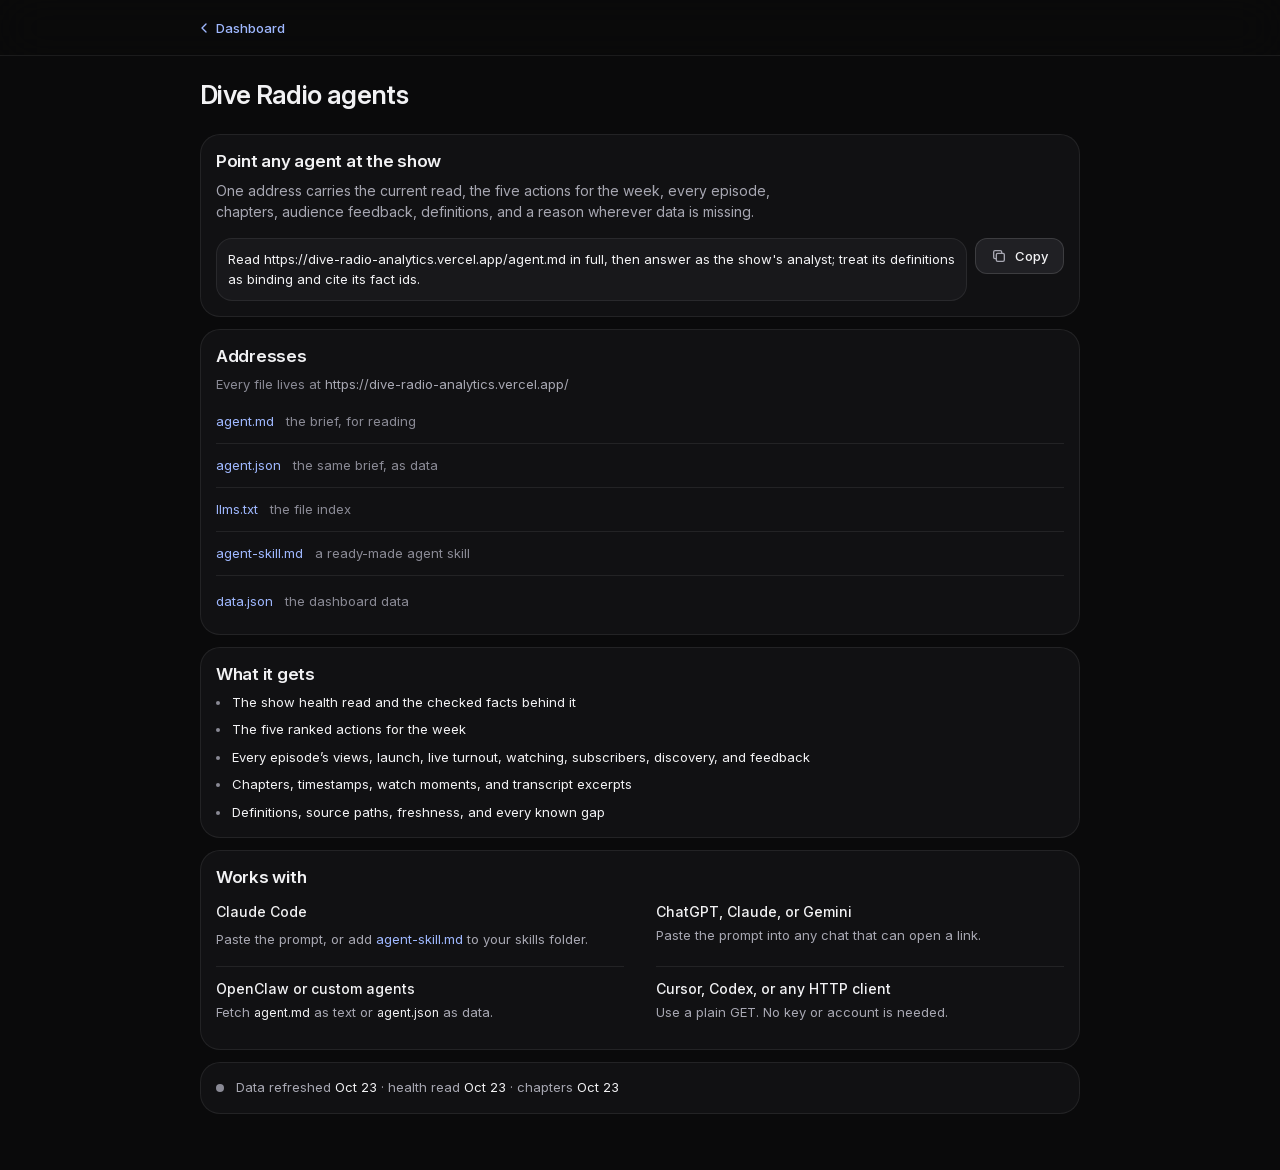
<file: agents.html>
<!doctype html>
<html lang="en">
<head>
<meta charset="utf-8" />
<meta name="viewport" content="width=device-width, initial-scale=1" />
<link rel="icon" href="data:image/svg+xml,%3Csvg xmlns='http://www.w3.org/2000/svg' viewBox='0 0 16 16'%3E%3Crect width='16' height='16' rx='4' fill='%230a0a0b'/%3E%3Ccircle cx='8' cy='8' r='5.25' fill='none' stroke='%23f2f2f4' stroke-width='1.5'/%3E%3Ccircle cx='8' cy='8' r='2' fill='%23f2f2f4'/%3E%3C/svg%3E" />
<meta name="theme-color" content="#0a0a0b" />
<title>Dive Radio — Agents</title>
<style>
  /* Inter, Latin subset, variable weight 100–900 and optical size 14–32 — © 2016 The Inter Project Authors, SIL Open Font License 1.1 */
  @font-face { font-family: "Inter"; font-style: normal; font-weight: 100 900; font-display: block; src: url([data-uri]) format("woff2"); unicode-range: U+0000-00FF, U+0131, U+0152-0153, U+02BB-02BC, U+02C6, U+02DA, U+02DC, U+0304, U+0308, U+0329, U+2000-206F, U+20AC, U+2122, U+2191, U+2193, U+2212, U+2215, U+FEFF, U+FFFD; }
  @font-face { font-family: "Inter Fallback"; src: local("Arial"); ascent-override: 90.44%; descent-override: 22.52%; line-gap-override: 0%; size-adjust: 107.12%; }
  /* ===== Smart Sharps design system 3.1.1 (2026-10-08) =====
     The system's tokens.css follows verbatim — validator block 1q2 locks it
     byte for byte to tools/dive-analytics/audit/ds-tokens.css, the vendored
     copy — inlined with the Inter Latin subset above so the page fetches
     nothing at runtime (rule 10). Every rule after it reads these tokens: no
     raw colors, eight type steps, a 4 px grid, the radius scale. The linter
     (scripts/ds-audit.mjs, vendored at audit/ds-audit.mjs) keeps it that way. */
/*
 * Smart Sharps design system — tokens (vanilla CSS). One dark world.
 * THIS FILE IS THE SOURCE OF TRUTH for every token (design system v2, 2026-10-04, extracted from
 * the Smart Sharps app; the data-viz and dashboard extensions, v2.1, 2026-10-06, are marked EXT
 * and described in reference/extensions.md). Smart Sharps itself imports it through
 * tailwind-theme.css; change a token here, never in a consuming app.
 *
 * Use: link it (with fonts.css) or paste it into the page's first <style> (single-file pages
 * paste `node scripts/inline-fonts.mjs` output for the fonts). Every other rule reads these
 * properties — no raw colors, no off-scale sizes, no off-grid spacing (scripts/ds-audit.mjs
 * enforces it).
 *
 * COLOR MEANS ONE THING EACH
 *   blue (--tint)        you can tap it: buttons, links, focus. Never decoration, data, selection or status.
 *   white inverted       a selected toggle (filter chips, picked items) — --selected-bg / --selected-fg.
 *   raised gray thumb    the selected option of a segmented control (surface-3 + --shadow-thumb).
 *   white ring           the current row or card (--selection-ring, 1.5 px inset). Focus is the blue outline.
 *   green / red          value: money won/lost; EXT in non-money products, the product's value measure
 *                        above/below its reference ("+12% vs typical"). Green also marks good / healthy.
 *   amber                a warning, an error, a fragile state, a small edge. Errors are amber, never red.
 *   orange (--urgent)    act now. Rare.
 *   live red             something happening right now — always with the word LIVE.
 *   EXT series-*         chart identity only (≤ 4 named series). Never on text that is not a legend.
 *   EXT white focus      the focused series in a many-series chart; everything else is context gray.
 * A color always rides with a word, a sign or an icon — never alone.
 */

:root {
  color-scheme: dark;

  /* ---- type: eight steps, rem × --type-scale (Dynamic Type 0.85–1.6). Nothing else is a size. ---- */
  --font-sans: "Inter", "Inter Fallback", ui-sans-serif, system-ui, -apple-system, sans-serif; /* words AND numbers */
  --font-num: var(--font-sans);   /* figures: the same face; .num adds tabular figures so columns align */
  --font-mono: var(--font-num);   /* deprecated alias (v2 set figures in Geist Mono); kept so old var(--font-mono) is Inter */
  --type-scale: 1;
  --body-size: 0.9375rem;          /* 15 on phones, 14 from 48rem */
  --hero-size: 2.125rem;           /* 34 on phones, 40 from 48rem */
  --text-caption: calc(0.6875rem * var(--type-scale));  --lh-caption: 1.28;   /* 11  axis labels, sm tags */
  --text-meta:    calc(0.75rem * var(--type-scale));    --lh-meta: 1.34;      /* 12  labels, counts, meta */
  --text-body-sm: calc(0.8125rem * var(--type-scale));  --lh-body-sm: 1.39;   /* 13  secondary text, rows */
  --text-body:    calc(var(--body-size) * var(--type-scale)); --lh-body: 1.42; /* 15 / 14 body */
  --text-title:   calc(1.0625rem * var(--type-scale));  --lh-title: 1.3;      /* 17  titles (section titles are body from md) */
  --text-num-lg:  calc(1.25rem * var(--type-scale));    --lh-num-lg: 1.2;     /* 20  KPI / metric values; phone top-bar title */
  --text-display: calc(1.625rem * var(--type-scale));   --lh-display: 1.16;   /* 26  summary figures, detail titles */
  --text-hero:    calc(var(--hero-size) * var(--type-scale)); --lh-hero: 1.1; /* 34 / 40  EXT: a dashboard's one answer */

  /* ---- surfaces: canvas → surface-1 (cards) → surface-2 (raised, wells, inputs) → surface-3 (selected / pressed, secondary buttons) ---- */
  --canvas: #0a0a0b;
  --surface-1: #111113;
  --surface-2: #18181b;
  --surface-3: #202024;
  --surface-4: #2a2a30;            /* secondary button hover */
  --popover: #141417;              /* menus, popovers, tooltip cards, the command palette */
  --line: rgb(255 255 255 / 0.075);        /* hairlines: card outlines (inset), row dividers */
  --line-strong: rgb(255 255 255 / 0.13);  /* outlines of controls: chips, pills, secondary buttons */
  --scrim: rgb(0 0 0 / 0.6);               /* behind a dialog */
  --scrim-sheet: rgb(0 0 0 / 0.65);        /* behind a bottom sheet */
  --shadow-pop: 0 4px 6px -1px rgb(0 0 0 / 0.1), 0 2px 4px -2px rgb(0 0 0 / 0.1), 0 0 0 1px rgb(242 242 244 / 0.1);
  --shadow-dialog: 0 24px 64px -16px rgb(0 0 0 / 0.75), 0 0 0 1px var(--line-strong);
  --shadow-sheet: 0 -24px 48px -24px rgb(0 0 0 / 0.8);
  --shadow-thumb: 0 1px 2px rgb(0 0 0 / 0.4), inset 0 0 0 1px var(--line-strong);
  --shadow-tabbar: inset 0 0 0 1px var(--line-strong), 0 16px 40px -12px rgb(0 0 0 / 0.9);
  --shadow-toast: inset 0 0 0 1px var(--line-strong), 0 12px 32px -12px rgb(0 0 0 / 0.7);
  --shadow-switch: 0 1px 3px rgb(0 0 0 / 0.4);
  --tab-active-bg: rgb(255 255 255 / 0.1);
  --tab-active-ring: rgb(255 255 255 / 0.08);

  /* ---- text ---- */
  --fg-1: #f2f2f4;   /* primary, every number */
  --fg-2: #a7a7b2;   /* secondary, labels in rows */
  --fg-3: #8a8a95;   /* tertiary, meta, metric labels (≥ 5.2:1 on every surface) */
  --fg-4: #5f5f69;   /* decorative only — separators, empty dots, dotted underlines; never informative text */

  /* ---- meaning ---- */
  --pos: #3ad48a;  --pos-soft: rgb(58 212 138 / 0.12);  --pos-flash: rgb(58 212 138 / 0.28);
  --neg: #ff6b6b;  --neg-soft: rgb(255 107 107 / 0.12); --neg-flash: rgb(255 107 107 / 0.26);
  --warn: #f2b84b; --warn-soft: rgb(242 184 75 / 0.11); --warn-ring: rgb(242 184 75 / 0.18);
  --urgent: #ff9650; --urgent-soft: rgb(255 150 80 / 0.14);
  --live: #ff4d5e; --live-soft: rgb(255 77 94 / 0.14);

  /* ---- interaction: the one blue ---- */
  --tint: #6b93ff;  --tint-hover: #82a5ff;  --tint-press: #5a83f0;
  --tint-soft: rgb(107 147 255 / 0.14);
  --tint-selection: rgb(107 147 255 / 0.35);   /* selected text (::selection) */
  --tint-fg: #9fb8ff;                 /* blue text on dark: links, tonal and link buttons */
  --on-tint: #08090c;                 /* label on a solid blue (primary) button */
  --selected-bg: var(--fg-1);
  --selected-fg: var(--canvas);
  --selection-ring: rgb(255 255 255 / 0.45);

  /* ---- data viz ---- */
  /* Smart Sharps' named series (thin lines on its price charts) */
  --series-dk: #e8e8ec;  --series-fair: #b48cff;  --series-kalshi: #d4609a;
  /* EXT v2.1: four categorical slots for named series in fills (bars, stacks, splits).
     Pairs group two members of one family by lightness; each passes ≥ 3.4:1 on surface-1. */
  --series-1: #d4609a;  --series-1-dim: #a94f7d;    /* rose pair */
  --series-2: #b9b9c3;  --series-2-dim: #74747f;    /* neutral pair */
  --series-3: #b48cff;                              /* violet */
  --series-4: #5ec2cf;                              /* cyan — the fourth and last slot */
  --series-focus: var(--fg-1);                      /* the focused series in a many-series chart */
  --series-context: rgb(255 255 255 / 0.16);        /* every other series */
  --series-typical: var(--fg-3);                    /* the reference line, always dashed 4 4 */
  --chart-grid: rgb(255 255 255 / 0.055);           /* horizontal grid lines only */
  --chart-axis: var(--fg-3);
  --chart-crosshair: rgb(255 255 255 / 0.22);
  --chart-gap: var(--surface-1);                    /* the gap between stacked segments = the card */

  /* ---- shape: one radius per role ---- */
  --radius-sm: 4px;    /* kbd, bar ends */
  --radius-md: 8px;    /* menu items, grade badge, xs buttons, simple tooltip */
  --radius-lg: 12px;   /* buttons, rows on canvas, segmented thumb, menus, popovers, toasts */
  --radius-xl: 16px;   /* fields, segmented track, banners, a pane's metric block */
  --radius-2xl: 20px;  /* every top-level container: cards, list panels, disclosure rows, dialogs, sheets */
  --radius-full: 999px;/* pills, chips, tags, dots */

  /* ---- density (comfortable). 4 px grid: every spacing is a multiple of 4. ---- */
  --d-gutter: 16px;   /* page side padding (24 from 48rem) */
  --d-card: 16px;     /* inside a card */
  --d-inner: 12px;    /* between blocks inside a card */
  --d-stack: 12px;    /* between cards / rows in a list */
  --d-section: 24px;  /* between page sections */
  --d-row: 12px;      /* a list row's vertical padding */
  --d-pane: 32px;     /* the desktop detail pane */

  /* ---- shell ---- */
  --topbar-h: 48px;   /* 56 from 48rem */
  --rail-w: 76px;
  --tabbar-h: 64px;
  --trust-row-h: 40px; /* one trust-bar row (36 from 48rem); .ss-shell multiplies it by --trust-rows (v3.1) */
  --content-max: 1240px;
  --safe-top: env(safe-area-inset-top, 0px);
  --safe-bottom: env(safe-area-inset-bottom, 0px);

  /* ---- motion ---- */
  --ease-out-expo: cubic-bezier(0.16, 1, 0.3, 1);
  --ease-out-quart: cubic-bezier(0.25, 1, 0.5, 1);
  --ease-sheet: cubic-bezier(0.32, 0.72, 0, 1);
}

@media (min-width: 48rem) {
  :root {
    --body-size: 0.875rem;
    --hero-size: 2.5rem;
    --topbar-h: 56px;
    --trust-row-h: 36px;
    --d-gutter: 24px;
  }
}

/* Compact density: the same layouts, tighter. <html data-density="compact"> */
:root[data-density="compact"] {
  --d-card: 12px; --d-inner: 8px; --d-stack: 8px; --d-section: 16px; --d-row: 8px; --d-pane: 24px;
}
@media (min-width: 48rem) { :root[data-density="compact"] { --d-gutter: 16px; } }
  /* ===== components.css 3.1.1: the system recipes the Agents page uses, copied verbatim =====
     Each group below (groups are separated by a blank line) is a run of whole lines of the
     system's components.css; validator 1q2 checks every group against the vendored copy,
     tools/dive-analytics/audit/ds-components.css. Markup uses these ss- classes as they are;
     the page's own rules after this block only add what the system leaves to a product. */
/* v3.1.1: a link's ring takes the link buttons' 4 px corners. Zero specificity, so anything that sets its own radius
   keeps it, and rows that draw their ring inside themselves keep their own square shape. */
:where(a:focus-visible:not(.ss-focus-inset, .ss-panel--list .ss-row--link)) { border-radius: var(--radius-sm); }

button { font: inherit; color: inherit; }

.ss-back { margin-left: -8px; height: 44px; display: inline-flex; align-items: center; gap: 4px; padding: 0 8px 0 4px;
  border-radius: var(--radius-lg); font-size: var(--text-body); font-weight: 500; color: var(--tint-fg); text-decoration: none; }
.ss-back:hover { background: var(--surface-2); }
.ss-back svg { width: 20px; height: 20px; }
@media (min-width: 48rem) { .ss-back { height: 32px; font-size: var(--text-body-sm); } .ss-back svg { width: 16px; height: 16px; } }

/* "Why" bullets (components.md §9.2; recipe v3.1): a 4 px fg-3 dot centred on the first line, the words 16 px in,
   items 8 px apart. The dot is absolute, so any inline markup (.ss-num figures, b) flows as ordinary text. The list keeps
   role="list" (list-style: none drops list semantics in Safari). */
.ss-bullets { list-style: none; margin: 0; padding: 0; display: grid; gap: 8px; }
.ss-bullets > li { position: relative; padding-left: 16px; font-size: var(--text-body); line-height: 1.5; color: var(--fg-1); text-wrap: pretty; }
.ss-bullets > li::before { content: ""; position: absolute; left: 0; top: calc(0.75em - 2px); width: 4px; height: 4px; border-radius: var(--radius-full); background: var(--fg-3); }
@media (min-width: 48rem) { .ss-bullets > li { font-size: var(--text-body-sm); } }
  /* ===== end of the system recipes ===== */
  * { box-sizing: border-box; }
  html { background: var(--canvas); -webkit-text-size-adjust: 100%; -webkit-tap-highlight-color: transparent; }
  body { margin: 0; background: var(--canvas); color: var(--fg-1); font-family: var(--font-sans);
    font-size: var(--text-body); line-height: 1.42; -webkit-font-smoothing: antialiased; }
  ::selection { background: var(--tint-soft); color: var(--fg-1); }
  :focus-visible { outline: 2px solid var(--tint); outline-offset: 2px; }
  h1, h2, h3 { text-wrap: balance; }
  /* top bar: the system's sticky chrome; on a detail page the title is a back button */
  header { position: sticky; top: 0; z-index: 30; height: var(--topbar-h);
    background: color-mix(in oklab, var(--canvas) 85%, transparent); box-shadow: inset 0 -1px 0 var(--line);
    -webkit-backdrop-filter: blur(24px); backdrop-filter: blur(24px); }
  @supports (backdrop-filter: blur(1px)) { header { background: color-mix(in oklab, var(--canvas) 70%, transparent); } }
  .topin { max-width: calc(880px + 2 * var(--d-gutter)); height: 100%; margin: 0 auto; padding: 0 var(--d-gutter);
    display: flex; align-items: center; gap: 8px; }
  .wrap { max-width: calc(880px + 2 * var(--d-gutter)); margin: 0 auto; padding: var(--d-section) var(--d-gutter) 56px; }
  h1 { margin: 0 0 var(--d-section); font-size: var(--text-display); line-height: 1.16; font-weight: 600; letter-spacing: -0.025em; }
  main { display: grid; gap: 12px; }
  /* cards: surface-1, an inset hairline, radius 20 */
  .card { padding: var(--d-card); border-radius: var(--radius-2xl); background: var(--surface-1); box-shadow: inset 0 0 0 1px var(--line); }
  h2, h3 { margin: 0 0 8px; font-size: var(--text-title); line-height: 1.3; font-weight: 600; letter-spacing: -0.015em; color: var(--fg-1); }
  @media (min-width: 48rem) { h3 { font-size: var(--text-body); } }
  p { max-width: 62ch; margin: 0; color: var(--fg-2); line-height: 1.5; }
  /* the prompt: a field well with its one action beside it */
  .prompt { display: grid; grid-template-columns: minmax(0, 1fr) auto; gap: 8px; margin-top: 16px; align-items: stretch; }
  .prompt code { display: block; min-width: 0; padding: 12px; border-radius: var(--radius-xl);
    background: var(--surface-2); box-shadow: inset 0 0 0 1px var(--line);
    color: var(--fg-1); font-family: inherit; font-size: var(--text-body-sm); line-height: 1.5;
    white-space: pre-wrap; overflow-wrap: anywhere; }
  .copystatus { margin: 8px 0 0; font-size: var(--text-body-sm); color: var(--fg-2); }
  .copystatus:empty { margin: 0; }
  /* Copy: the system's secondary button */
  button { position: relative; display: inline-flex; align-items: center; justify-content: center; gap: 8px; height: 44px;
    border: 0; border-radius: var(--radius-lg); padding: 0 16px; background: var(--surface-3); box-shadow: inset 0 0 0 1px var(--line-strong);
    color: var(--fg-1); font-family: var(--font-sans); font-size: var(--text-body); font-weight: 500; cursor: pointer; align-self: start;
    transition: background 150ms var(--ease-out-quart), transform 150ms var(--ease-out-quart); }
  button svg { width: 16px; height: 16px; color: var(--fg-2); }
  button:hover { background: var(--surface-4); }
  button:active { transform: scale(0.98); }
  @media (min-width: 48rem) { button { height: 36px; font-size: var(--text-body-sm); } }
  /* addresses: hairline-divided rows inside the card */
  .urls { display: grid; }
  .host { margin: 0 0 4px; font-size: var(--text-body-sm); color: var(--fg-3); }
  /* the address is words, not a figure: Inter's tabular forms would widen its hyphens */
  .host .addr { color: var(--fg-2); white-space: nowrap; }
  .host .nw { white-space: nowrap; }
  .urls div { display: flex; flex-wrap: wrap; align-items: center; gap: 4px 12px; min-height: 44px; padding: 8px 0; color: var(--fg-3); font-size: var(--text-body-sm); }
  .urls div + div { box-shadow: inset 0 1px 0 var(--line); }
  .urls div:last-child { padding-bottom: 0; }
  .urls a { position: relative; display: inline-flex; align-items: center; min-height: 28px; color: var(--tint-fg); font-size: var(--text-body-sm); text-decoration: none; }
  .urls span { flex: 1; min-width: 0; }
  .urls a::after { content: ""; position: absolute; inset: -8px -4px; }
  .urls a:hover { text-decoration: underline; text-underline-offset: 4px; }
  .runtimes { display: grid; grid-template-columns: 1fr 1fr; gap: 0 32px; }
  .runtime { padding: 12px 0; color: var(--fg-2); font-size: var(--text-body-sm); line-height: 1.5; }
  .runtime:nth-child(n+3) { box-shadow: inset 0 1px 0 var(--line); }
  .runtime:nth-child(-n+2) { padding-top: 4px; }
  .runtime b { display: block; margin-bottom: 4px; color: var(--fg-1); font-weight: 500; font-size: var(--text-body); }
  .runtime a { color: var(--tint-fg); text-decoration: none; display: inline-flex; align-items: center; min-height: 28px; position: relative; }
  .runtime a::after { content: ""; position: absolute; inset: -8px -4px; }
  .runtime a:hover { text-decoration: underline; text-underline-offset: 4px; }
  .runtime code { font-family: inherit; font-size: var(--text-meta); color: var(--fg-1); }
  /* freshness: the system's status dot, gray when current */
  .fresh { display: flex; align-items: center; gap: 12px; }
  .fresh i { width: 8px; height: 8px; border-radius: var(--radius-full); background: var(--fg-3); flex: none; }
  .fresh p { font-size: var(--text-body-sm); color: var(--fg-2); }
  .fresh .d { color: var(--fg-1); }   /* one date reads as one value: the month word and the day figure share a colour */
  .n { font-family: var(--font-num); font-variant-numeric: tabular-nums; font-feature-settings: "tnum"; color: var(--fg-1); white-space: nowrap; overflow-wrap: normal; }
  @media (max-width: 640px) {
    .prompt, .runtimes { grid-template-columns: 1fr; }
    .runtime:nth-child(n+2) { box-shadow: inset 0 1px 0 var(--line); }
    .runtime:nth-child(2) { padding-top: 12px; }
    .prompt button { width: 100%; }
  }
  @media (prefers-reduced-motion: reduce) {
    *, *::before, *::after { transition-duration: 0.001ms !important; animation-duration: 0.001ms !important; }
  }
</style>
<script>
/* the inlined Inter starts loading here, before the first layout, so no line is set in the fallback and then moved */
if (document.fonts) document.fonts.load("1em Inter");
</script>
</head>
<body>
<header>
  <div class="topin">
    <a class="ss-back" href="./"><svg viewBox="0 0 24 24" fill="none" stroke="currentColor" stroke-width="2" stroke-linecap="round" stroke-linejoin="round" aria-hidden="true"><path d="m15 18-6-6 6-6"/></svg>Dashboard</a>
  </div>
</header>
<div class="wrap">
  <h1>Dive Radio agents</h1>

  <main>
    <section class="card">
      <h2>Point any agent at the show</h2>
      <p>One address carries the current read, the five actions for the week, every episode, chapters, audience feedback, definitions, and a reason wherever data is missing.</p>
      <div class="prompt">
        <code id="agentprompt">Read https://dive-radio-analytics.vercel.app/agent.md in full, then answer as the show's analyst; treat its definitions as binding and cite its fact ids.</code>
        <button type="button" id="agentcopy"><svg viewBox="0 0 24 24" fill="none" stroke="currentColor" stroke-width="2" stroke-linecap="round" stroke-linejoin="round" aria-hidden="true"><rect x="8" y="8" width="12" height="12" rx="2"/><path d="M16 8V6a2 2 0 0 0-2-2H6a2 2 0 0 0-2 2v8a2 2 0 0 0 2 2h2"/></svg><span id="agentcopylabel">Copy</span></button>
      </div>
      <p class="copystatus" id="agentcopystatus" role="status"></p>
    </section>

    <section class="card">
      <h2>Addresses</h2>
      <p class="host">Every file lives at <span class="addr">https://<wbr><span class="nw">dive-radio-analytics.vercel.app/</span></span></p>
      <div class="urls">
        <div><a href="agent.md">agent.md</a><span>the brief, for reading</span></div>
        <div><a href="agent.json">agent.json</a><span>the same brief, as data</span></div>
        <div><a href="llms.txt">llms.txt</a><span>the file index</span></div>
        <div><a href="agent-skill.md">agent-skill.md</a><span>a ready-made agent skill</span></div>
        <div><a href="data.json">data.json</a><span>the dashboard data</span></div>
      </div>
    </section>

    <section class="card">
      <h2>What it gets</h2>
      <ul class="ss-bullets" role="list">
        <li>The show health read and the checked facts behind it</li>
        <li>The five ranked actions for the week</li>
        <li>Every episode’s views, launch, live turnout, watching, subscribers, discovery, and feedback</li>
        <li>Chapters, timestamps, watch moments, and transcript excerpts</li>
        <li>Definitions, source paths, freshness, and every known gap</li>
      </ul>
    </section>

    <section class="card">
      <h2>Works with</h2>
      <div class="runtimes">
        <div class="runtime"><b>Claude Code</b>Paste the prompt, or add <a href="agent-skill.md">agent-skill.md</a> to your skills folder.</div>
        <div class="runtime"><b>ChatGPT, Claude, or Gemini</b>Paste the prompt into any chat that can open a link.</div>
        <div class="runtime"><b>OpenClaw or custom agents</b>Fetch <code>agent.md</code> as text or <code>agent.json</code> as data.</div>
        <div class="runtime"><b>Cursor, Codex, or any HTTP client</b>Use a plain GET. No key or account is needed.</div>
      </div>
    </section>

    <section class="card fresh">
      <i aria-hidden="true"></i>
      <p id="freshness">Reading freshness dates…</p>
    </section>
  </main>
</div>

<script src="data.js"></script>
<script>
const AGENT_PROMPT = document.getElementById("agentprompt").textContent;
const copy = document.getElementById("agentcopy");
const copyLabel = document.getElementById("agentcopylabel");
// the result is announced by a status line under the well (steward F15); the button keeps its name
const copyStatus = document.getElementById("agentcopystatus");
let copyTimer = 0;
copy.addEventListener("click", async () => {
  clearTimeout(copyTimer);
  try {
    await navigator.clipboard.writeText(AGENT_PROMPT);
    copyLabel.textContent = "Copied";
    copyStatus.textContent = "Copied to the clipboard.";
  } catch {
    // no clipboard here: select the prompt so one keystroke copies it
    const range = document.createRange();
    range.selectNodeContents(document.getElementById("agentprompt"));
    const sel = getSelection(); sel.removeAllRanges(); sel.addRange(range);
    copyLabel.textContent = "Copy";
    copyStatus.textContent = "Couldn’t copy here. The prompt is selected: press Command-C or Ctrl+C.";
  }
  copyTimer = setTimeout(() => { copyLabel.textContent = "Copy"; copyStatus.textContent = ""; }, 4000);
});

const data = window.DIVE_DATA;
const freshness = document.getElementById("freshness");
if (!data || !data.generatedAt) {
  freshness.textContent = "Freshness dates are unavailable.";
} else {
  const num = (text) => `<span class="n">${String(text).replace(/[&<>"]/g, "")}</span>`;
  // "Oct 8", as the dashboard writes dates: the month is a word, only the day is a figure
  // (Inter's tabular forms would widen an ISO date's hyphens)
  const day = (iso) => { const d = new Date(`${String(iso).slice(0, 10)}T12:00:00Z`); return `<span class="d">${d.toLocaleDateString("en-US", { month: "short", timeZone: "UTC" })} ${num(d.getUTCDate())}</span>`; };
  const dates = [`Data refreshed ${day(data.generatedAt)}`];
  if (data.health?.date) dates.push(`health read ${day(data.health.date)}`);
  if (data.chaptersUpdatedAt) dates.push(`chapters ${day(data.chaptersUpdatedAt)}`);
  freshness.innerHTML = dates.join(" · ");
}
</script>
</body>
</html>
</file>
